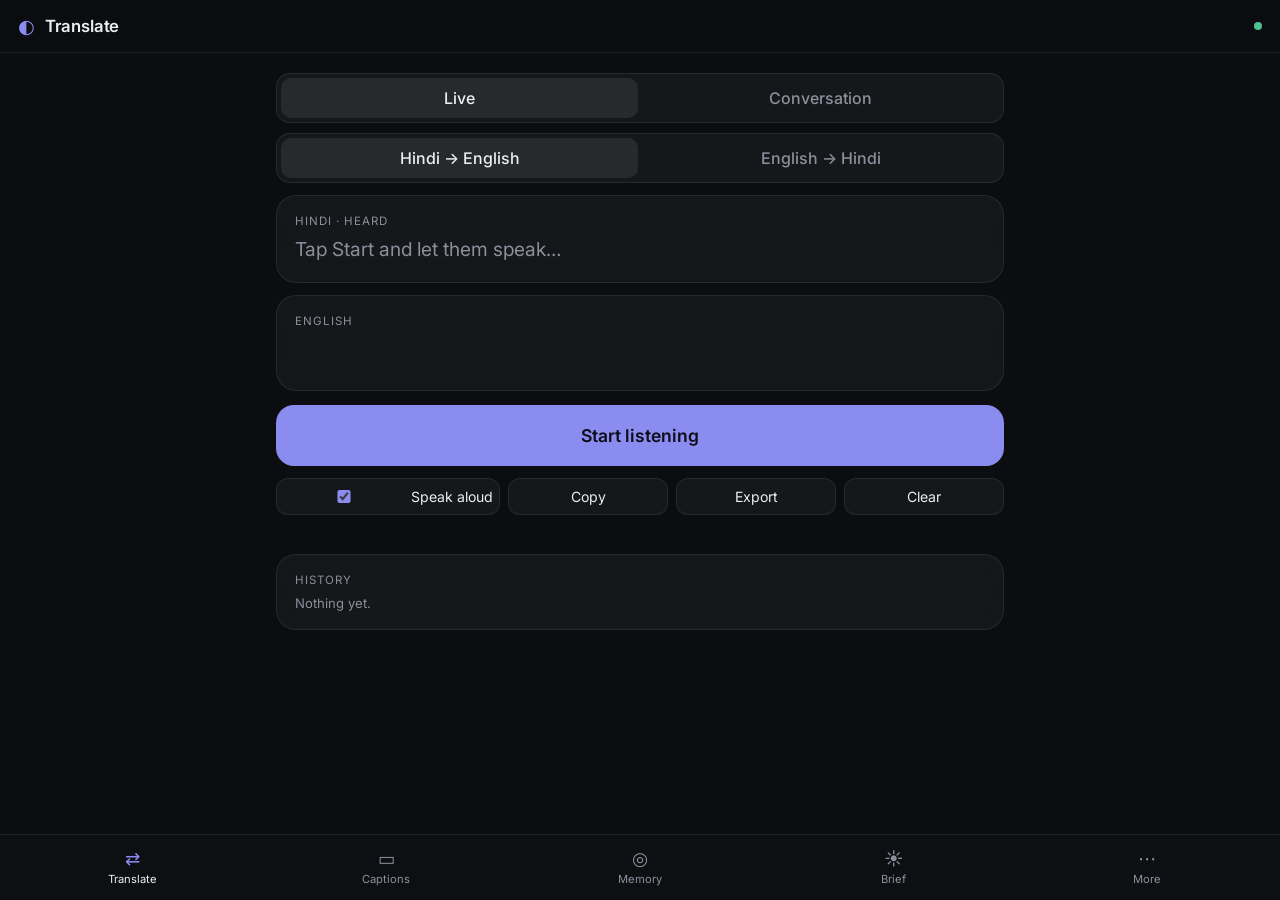
<file: index.html>
<!doctype html><html lang="en"><head><meta charset="utf-8"><meta name="viewport" content="width=device-width,initial-scale=1,viewport-fit=cover">
<title>Pedro OS</title><meta name="theme-color" content="#0b0d10"><link rel="manifest" href="manifest.json"><link rel="icon" href="icon-192.png">
<link rel="preconnect" href="https://fonts.gstatic.com"><link href="https://fonts.googleapis.com/css2?family=Inter:wght@400;500;600;700&display=swap" rel="stylesheet">
<link rel="stylesheet" href="app.css"></head><body>
<div id="lock" class="lock hidden"><div class="lockbox"><div class="logo">◐</div><h2>Pedro OS is locked</h2><button class="btn pri" id="bioUnlock">Unlock with fingerprint</button><input id="pinIn" type="password" inputmode="numeric" placeholder="or enter PIN"><button class="btn" id="pinUnlock">Unlock</button><p class="muted" id="lockMsg"></p></div></div>
<header class="top"><span class="logo">◐</span><h1 id="title">Translate</h1><span class="dot" id="netdot" title="online"></span></header>
<main id="app">

<section id="v-translate" class="view">
 <div class="seg"><button data-tm="single" class="on">Live</button><button data-tm="convo">Conversation</button></div>
 <div id="t-single">
  <div class="seg sm"><button data-dir="hi" class="on">Hindi → English</button><button data-dir="en">English → Hindi</button></div>
  <div class="card"><div class="lbl" id="sl">Hindi · heard</div><div id="src" class="srcT"><span class="muted">Tap Start and let them speak…</span></div></div>
  <div class="card"><div class="lbl" id="tl">English</div><div id="dst" class="big"></div></div>
  <button class="mic" id="mic">Start listening</button>
  <div class="tools"><label class="chip"><input type="checkbox" id="speak"> Speak aloud</label><button class="chip" id="copy">Copy</button><button class="chip" id="exp">Export</button><button class="chip" id="clr">Clear</button></div>
  <div class="status" id="status"></div>
  <div class="card"><div class="lbl">History</div><div id="hist" class="list"></div></div>
 </div>
 <div id="t-convo" class="hidden convo">
  <div class="half flip"><div class="lbl">हिंदी</div><div class="big" id="cTop">यहाँ टैप करके बोलें</div><div class="muted" id="cTopSrc"></div><button class="mic sm" id="micTop">बोलें (Hindi)</button></div>
  <div class="half"><div class="lbl">English</div><div class="big" id="cBot">Tap to talk</div><div class="muted" id="cBotSrc"></div><button class="mic sm" id="micBot">Speak (English)</button></div>
  <label class="chip center"><input type="checkbox" id="cAuto"> Auto-alternate</label>
 </div>
</section>

<section id="v-captions" class="view hidden">
 <div class="card"><p class="muted">Live English captions of whatever the mic hears — a video, a speaker, a TV. Choose the spoken language:</p>
 <select id="capLang"><option value="hi-IN">Hindi</option><option value="en-IN">English</option><option value="ta-IN">Tamil</option><option value="bn-IN">Bengali</option><option value="pa-IN">Punjabi</option><option value="ur-IN">Urdu</option></select>
 <div class="tools"><button class="btn pri" id="capStart">Full-screen captions</button><button class="btn" id="capPip">Floating captions (PiP)</button></div><p class="muted small" id="capNote"></p></div>
</section>
<div id="capFull" class="capfull hidden"><div id="capSrc" class="muted"></div><div id="capTxt">Listening…</div><button class="chip" id="capClose">Close</button></div>

<section id="v-memory" class="view hidden">
 <div class="seg"><button data-mm="record" class="on">Capture</button><button data-mm="timeline">Timeline</button><button data-mm="ask">Ask</button></div>
 <div id="m-record"><div class="card"><div class="lbl">New memory</div><textarea id="memText" rows="4" placeholder="Tap the mic and talk, or type…"></textarea>
  <div class="tools"><button class="chip" id="memMic">🎙 Dictate</button><label class="chip">📷 Photo<input type="file" accept="image/*" capture="environment" id="memPhoto" hidden></label><label class="chip"><input type="checkbox" id="memLoc"> 📍 Location</label></div>
  <img id="memPrev" class="prev hidden" alt=""><button class="btn pri wide" id="memSave">Save memory</button></div></div>
 <div id="m-timeline" class="hidden"><input id="memSearch" placeholder="Search your memories…"><div id="memList" class="list"></div></div>
 <div id="m-ask" class="hidden"><div id="chat" class="chat"></div><div class="row"><input id="askIn" placeholder="What did I say about…?"><button class="btn pri" id="askGo">Ask</button></div></div>
</section>

<section id="v-brief" class="view hidden">
 <div class="card"><div class="lbl">Today's notes & goals</div><textarea id="goals" rows="4" placeholder="One per line"></textarea></div>
 <button class="mic" id="briefGo">Play my daily brief</button>
 <div class="card"><div class="lbl">Brief</div><div id="briefTxt" class="srcT muted">Your 30-second summary of yesterday and today will appear here.</div></div>
</section>

<section id="v-more" class="view hidden">
 <div class="grid" id="moreGrid">
  <button class="tile" data-go="dream"><b>Dream Recorder</b><span>Voice a dream, get a story card</span></button>
  <button class="tile" data-go="parallel"><b>Parallel You</b><span>Simulate your futures</span></button>
  <button class="tile" data-go="living"><b>Living Language</b><span>Voice-to-voice, any language</span></button>
  <button class="tile" data-go="enhance"><b>Enhance</b><span>Upscale photos & videos to 1080p · 1440p · 4K</span></button>
  <button class="tile" data-go="settings"><b>Settings & Privacy</b><span>Lock, Gemini key, data</span></button>
 </div>
 <div id="s-dream" class="sub hidden"><button class="back">← Back</button><div class="card"><div class="lbl">Last night I dreamt…</div><textarea id="dreamIn" rows="4"></textarea><div class="tools"><button class="chip" id="dreamMic">🎙 Dictate</button><button class="btn pri" id="dreamGo">Make story card</button></div></div><div id="dreamCard"></div><div id="dreamList" class="list"></div></div>
 <div id="s-parallel" class="sub hidden"><button class="back">← Back</button><div class="card"><div class="lbl">A decision you're facing</div><textarea id="parIn" rows="3" placeholder="e.g. Learn Python this year or focus on Power BI?"></textarea><button class="btn pri wide" id="parGo">Simulate futures</button><p class="muted small">For fun only — a creative simulation, not a prediction.</p></div><div id="parOut" class="list"></div></div>
 <div id="s-living" class="sub hidden"><button class="back">← Back</button><div class="card"><div class="row"><select id="llFrom"></select><span class="muted">→</span><select id="llTo"></select></div><div class="srcT" id="llSrc"><span class="muted">Speak and hear it in another language.</span></div><div class="big" id="llDst"></div></div><button class="mic" id="llMic">Start</button></div>
 <div id="s-enhance" class="sub hidden"><button class="back">← Back</button>
  <div class="card"><div class="lbl">Photo or video</div>
   <label class="drop"><input type="file" id="enFile" accept="image/*,video/*" hidden><b>Choose a file</b><span class="muted small" id="enInfo">Runs fully on this device — nothing is uploaded.</span></label>
   <div class="lbl" style="margin-top:14px">Target quality</div>
   <div class="seg" id="enRes"><button data-r="1080" class="on">1080p</button><button data-r="1440">1440p</button><button data-r="2160">4K</button></div>
   <p class="muted small" id="enTgt"></p>
   <label class="chip"><input type="checkbox" id="enAI" checked> AI detail (photos)</label>
   <div id="enAIrow" class="hidden"><div class="row"><label class="chip"><input type="checkbox" id="enVAI"> AI per frame (very slow)</label><select id="enFps" style="max-width:120px"><option value="30">30 fps</option><option value="24">24 fps</option><option value="15">15 fps</option></select></div>
   <p class="muted small" id="enVNote">Videos are processed frame by frame. Keep clips short (≤15s) — long videos are slow on phones.</p></div>
   <button class="btn pri wide" id="enGo" disabled>Enhance</button><button class="btn wide hidden" id="enCancel">Cancel</button>
   <div id="enProg" class="hidden"><div class="bar"><i id="enBar"></i></div><div class="row" style="justify-content:space-between;margin-top:6px"><span class="muted small" id="enStat"></span><span class="pct" id="enPct"></span></div></div>
  </div>
  <div class="card hidden" id="enOut"><div class="lbl">Before / After</div>
   <div class="cmp" id="enCmp"><img id="enBefore" alt="before"><div id="enAfterWrap" class="aw"><img id="enAfter" alt="after"></div><div id="enLine" class="ln"></div><input type="range" id="enSl" min="0" max="100" value="50"><span class="tg l">Before</span><span class="tg r">After</span></div>
   <video id="enVid" class="prev hidden" controls playsinline></video>
   <a class="btn pri wide hidden dl" id="enDl">Download</a></div>
 </div>
 <div id="s-settings" class="sub hidden"><button class="back">← Back</button>
  <div class="card"><div class="lbl">Gemini key (optional)</div><input id="key" placeholder="Stored only on this device"><p class="muted small">Improves translation, Ask, Brief, Dream and Parallel You. Never leaves this device except to Google's Gemini API.</p></div>
  <div class="card"><div class="lbl">App lock</div><input id="pinSet" type="password" inputmode="numeric" placeholder="Set a 4–8 digit PIN"><div class="tools"><button class="btn" id="pinSave">Save PIN</button><button class="btn" id="bioReg">Add fingerprint</button><button class="btn" id="lockOff">Disable lock</button></div><p class="muted small" id="lockState"></p></div>
  <div class="card"><div class="lbl">Your data</div><p class="muted small">Everything is stored on this device (IndexedDB/localStorage). Nothing is uploaded.</p><div class="tools"><button class="btn" id="dataExp">Export all</button><button class="btn" id="dataWipe">Erase all</button></div></div>
 </div>
</section>
</main>
<nav class="tabs">
 <button data-tab="translate" class="on"><i>⇄</i>Translate</button><button data-tab="captions"><i>▭</i>Captions</button><button data-tab="memory"><i>◎</i>Memory</button><button data-tab="brief"><i>☀</i>Brief</button><button data-tab="more"><i>⋯</i>More</button>
</nav>
<script src="app.js"></script><script src="enhance.js"></script></body></html>
</file>
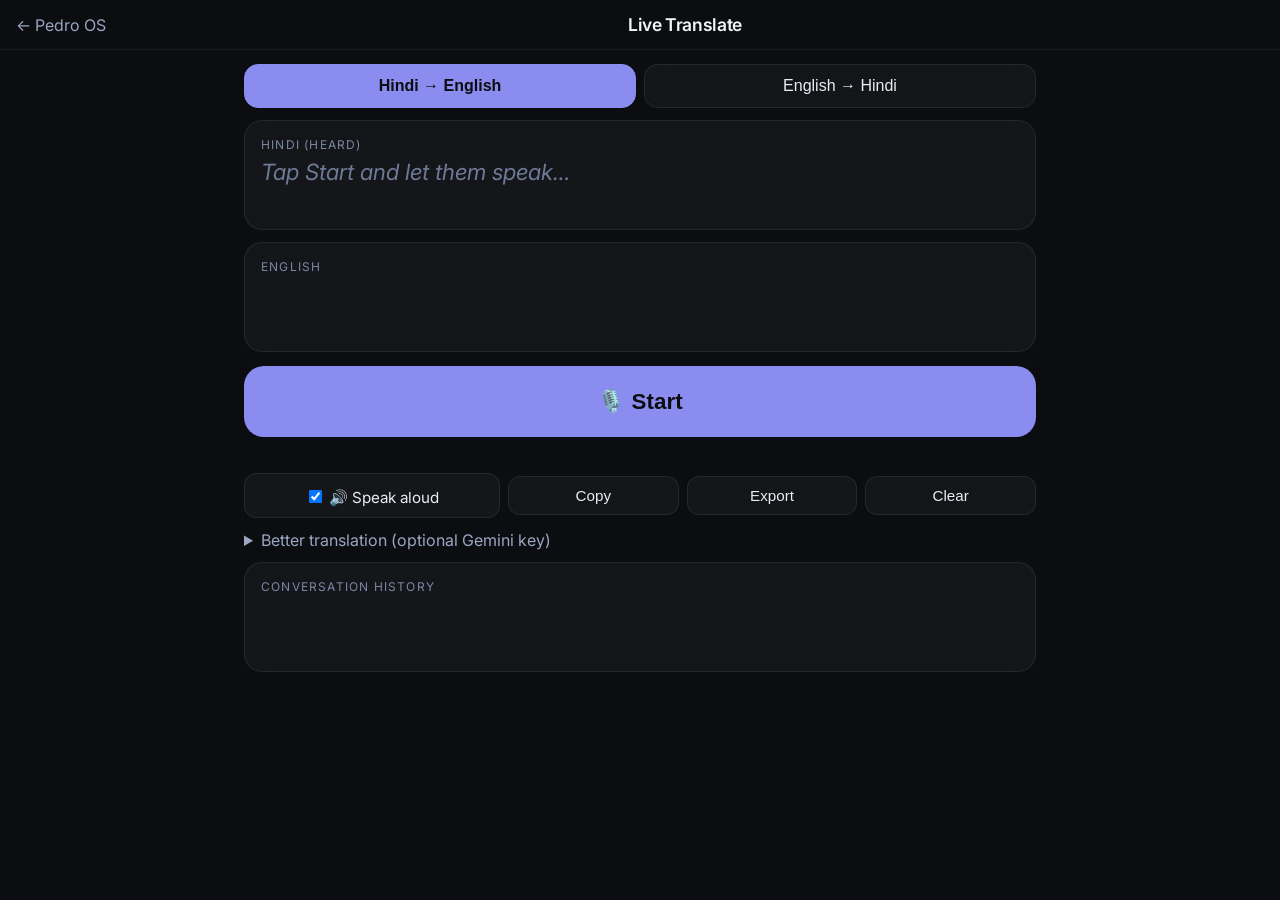
<file: translator/index.html>
<!doctype html><html lang="en"><head><meta charset="utf-8"><meta name="viewport" content="width=device-width,initial-scale=1,viewport-fit=cover">
<title>Pedro OS - Live Translate</title><meta name="theme-color" content="#0b0d10"><link rel="manifest" href="manifest.json"><link rel="icon" href="icon-192.png">
<link rel="preconnect" href="https://fonts.gstatic.com"><link href="https://fonts.googleapis.com/css2?family=Inter:wght@400;500;600;700&display=swap" rel="stylesheet"><style>.c,.panel,button{transition:all .2s ease;backdrop-filter:blur(12px)}
*{box-sizing:border-box}body{margin:0;font-family:Inter,system-ui,-apple-system,sans-serif;-webkit-font-smoothing:antialiased;background:#0b0d10;color:#e8ecf5}
header{display:flex;align-items:center;justify-content:space-between;padding:14px 16px;border-bottom:1px solid rgba(255,255,255,.06)}
header a{color:#9aa6c2;text-decoration:none}h1{font-size:1.1rem;margin:0;color:#f2f4f7;font-weight:600;letter-spacing:-.02em}
main{max-width:820px;margin:auto;padding:14px}
.modes{display:flex;gap:8px}.modes button{flex:1;padding:12px;border-radius:14px;border:1px solid rgba(255,255,255,.08);background:rgba(255,255,255,.04);color:#e8ecf5;font-size:1rem}
.modes button.on{background:#8b8cf0;color:#0b0d10;font-weight:700;border-color:#8b8cf0}
.panel{background:rgba(255,255,255,.04);border:1px solid rgba(255,255,255,.08);border-radius:18px;padding:16px;margin-top:12px;min-height:110px}
.lbl{font-size:.75rem;letter-spacing:.1em;color:#7c87a6;text-transform:uppercase}
#src{font-size:1.4rem;color:#b8c2dc;margin-top:6px}#src i{color:#6f7a99}
#dst{font-size:2rem;font-weight:600;margin-top:6px;line-height:1.3}
#mic{width:100%;padding:22px;font-size:1.4rem;font-weight:700;border:0;border-radius:20px;margin-top:14px;background:#8b8cf0;color:#0b0d10}
#mic.live{background:#2a2b3a;color:#e8e8ff;animation:p 1.4s infinite}@keyframes p{50%{box-shadow:0 0 0 10px #2a2b3a;color:#e8e8ff33}}
.row{display:grid;grid-template-columns:1.5fr 1fr 1fr 1fr;gap:8px;margin-top:12px;align-items:center}.row button,.row label{white-space:nowrap;text-align:center;padding:10px 6px;border-radius:12px;border:1px solid rgba(255,255,255,.08);background:rgba(255,255,255,.04);color:#e8ecf5;font-size:.95rem}
#status{color:#7c87a6;font-size:.85rem;margin-top:8px;min-height:1.2em}
#hist .it{border-top:1px solid rgba(255,255,255,.08);padding:10px 0}#hist .s{color:#9aa6c2}#hist .t{font-size:1.15rem}
details{margin-top:12px;color:#9aa6c2}input{width:100%;padding:10px;border-radius:10px;border:1px solid rgba(255,255,255,.08);background:#0b0d10;color:#e8ecf5;margin-top:6px}
</style></head><body>
<header><a href="../">← Pedro OS</a><h1>Live Translate</h1><span></span></header>
<main>
<div class="modes"><button id="m1" class="on">Hindi → English</button><button id="m2">English → Hindi</button></div>
<div class="panel"><div class="lbl" id="sl">Hindi (heard)</div><div id="src"><i>Tap Start and let them speak…</i></div></div>
<div class="panel"><div class="lbl" id="tl">English</div><div id="dst"></div></div>
<button id="mic">🎙️ Start</button><div id="status"></div>
<div class="row"><label><input type="checkbox" id="speak" checked style="width:auto"> 🔊 Speak aloud</label><button id="copy">Copy</button><button id="exp">Export</button><button id="clr">Clear</button></div>
<details><summary>Better translation (optional Gemini key)</summary><input id="key" placeholder="Paste Gemini API key — saved only on this device"><small>Leave empty to use free translation. Key stays in localStorage.</small></details>
<div class="panel"><div class="lbl">Conversation history</div><div id="hist"></div></div>
</main>
<script>
const $=id=>document.getElementById(id);let mode='hi',rec,listening=false,hist=JSON.parse(localStorage.hist||'[]'),deb,lastInterim='';
const cfg=()=>mode==='hi'?{from:'hi',to:'en',rl:'hi-IN',vl:'en-IN'}:{from:'en',to:'hi',rl:'en-IN',vl:'hi-IN'};
$('key').value=localStorage.gkey||'';$('key').oninput=e=>localStorage.gkey=e.target.value.trim();
$('speak').checked=localStorage.speak!=='0';$('speak').onchange=e=>localStorage.speak=e.target.checked?'1':'0';
function setMode(m){mode=m;$('m1').classList.toggle('on',m==='hi');$('m2').classList.toggle('on',m==='en');$('sl').textContent=m==='hi'?'Hindi (heard)':'English (you)';$('tl').textContent=m==='hi'?'English':'Hindi';if(listening){stop();start()}}
$('m1').onclick=()=>setMode('hi');$('m2').onclick=()=>setMode('en');
async function gemini(t,c){const r=await fetch('https://generativelanguage.googleapis.com/v1beta/models/gemini-2.0-flash:generateContent?key='+encodeURIComponent(localStorage.gkey),{method:'POST',headers:{'Content-Type':'application/json'},body:JSON.stringify({contents:[{parts:[{text:`Translate this ${c.from==='hi'?'Hindi':'English'} speech to natural ${c.to==='en'?'English':'Hindi'}. Output only the translation.\n\n${t}`}]}]})});const j=await r.json();return j.candidates[0].content.parts[0].text.trim()}
async function gtx(t,c){const r=await fetch(`https://translate.googleapis.com/translate_a/single?client=gtx&sl=${c.from}&tl=${c.to}&dt=t&q=${encodeURIComponent(t)}`);if(!r.ok)throw 0;const j=await r.json();return j[0].map(x=>x[0]).join('')}
async function mym(t,c){const r=await fetch(`https://api.mymemory.translated.net/get?q=${encodeURIComponent(t.slice(0,480))}&langpair=${c.from}|${c.to}`);const j=await r.json();return j.responseData.translatedText}
async function translate(t){const c=cfg();if(localStorage.gkey){try{return await gemini(t,c)}catch(e){}}try{return await gtx(t,c)}catch(e){}return await mym(t,c)}
let speaking=false,lastFinal='',lastSpoken='',seen=new Set();const norm=s=>s.toLowerCase().replace(/[^\p{L}\p{N} ]/gu,'').replace(/\s+/g,' ').trim();
function similar(a,b){a=norm(a);b=norm(b);if(!a||!b)return false;return a===b||(a.length>4&&(b.includes(a)||a.includes(b)))}
function say(t){if(!$('speak').checked||!window.speechSynthesis)return;speechSynthesis.cancel();lastSpoken=t;const u=new SpeechSynthesisUtterance(t);u.lang=cfg().vl;u.rate=1.05;speaking=true;try{rec&&rec.abort()}catch(e){}
const done=()=>{if(!speaking)return;speaking=false;setTimeout(()=>{if(listening&&!speaking)try{newRec();rec.start()}catch(e){}},400)};u.onend=done;u.onerror=done;setTimeout(done,Math.min(20000,1500+t.length*90));speechSynthesis.speak(u)}
function render(){$('hist').innerHTML=hist.slice().reverse().map(h=>`<div class="it"><div class="s">${esc(h.s)}</div><div class="t">${esc(h.t)}</div></div>`).join('');localStorage.hist=JSON.stringify(hist.slice(-300))}
const esc=s=>s.replace(/[&<>]/g,c=>({'&':'&amp;','<':'&lt;','>':'&gt;'}[c]));render();
function start(){const SR=window.SpeechRecognition||window.webkitSpeechRecognition;if(!SR){$('status').textContent='Speech recognition not supported. Use Chrome on Android or PC.';return}
newRec();try{rec.start()}catch(e){}listening=true;$('mic').textContent='⏹ Stop';$('mic').classList.add('live');$('status').textContent='Listening…'}
function newRec(){const SR=window.SpeechRecognition||window.webkitSpeechRecognition;seen=new Set();rec=new SR();rec.lang=cfg().rl;rec.continuous=true;rec.interimResults=true;
rec.onresult=e=>{if(speaking)return;let fin='',int='';for(let i=e.resultIndex;i<e.results.length;i++){const r=e.results[i];if(r.isFinal){if(seen.has(i))continue;seen.add(i);fin+=r[0].transcript}else int+=r[0].transcript}
if(int){$('src').innerHTML=esc(int)+' <i>…</i>';clearTimeout(deb);deb=setTimeout(async()=>{if(int===lastInterim)return;lastInterim=int;try{$('dst').textContent=await translate(int)}catch(e){}},600)}
if(fin.trim()){clearTimeout(deb);const s=fin.trim();if(similar(s,lastFinal)||similar(s,lastSpoken))return;lastFinal=s;if(window.speechSynthesis)speechSynthesis.cancel();$('src').textContent=s;translate(s).then(t=>{$('dst').textContent=t;hist.push({s,t,m:mode,at:new Date().toISOString()});render();say(t)}).catch(()=>$('status').textContent='Translation failed — check internet.')}};
rec.onerror=e=>{$('status').textContent=e.error==='not-allowed'?'Microphone blocked — allow mic access in browser settings.':'Mic: '+e.error};
rec.onend=()=>{if(listening&&!speaking)setTimeout(()=>{if(listening&&!speaking)try{newRec();rec.start()}catch(e){}},250)}}
function stop(){listening=false;speaking=false;window.speechSynthesis&&speechSynthesis.cancel();rec&&rec.stop();$('mic').textContent='🎙️ Start';$('mic').classList.remove('live');$('status').textContent='Stopped.'}
$('mic').onclick=()=>listening?stop():start();
const txt=()=>hist.map(h=>`[${h.at}] ${h.s}\n→ ${h.t}`).join('\n\n');
$('copy').onclick=()=>navigator.clipboard.writeText(txt()).then(()=>$('status').textContent='Copied!');
$('exp').onclick=()=>{const a=document.createElement('a');a.href=URL.createObjectURL(new Blob([txt()],{type:'text/plain'}));a.download='translations.txt';a.click()};
$('clr').onclick=()=>{if(confirm('Clear history?')){hist=[];render()}};
if('serviceWorker' in navigator)navigator.serviceWorker.register('sw.js');
</script></body></html>
</file>
<file: app.css>
:root{--bg:#0b0d10;--s:rgba(255,255,255,.045);--s2:rgba(255,255,255,.08);--b:rgba(255,255,255,.08);--t:#eceef2;--m:#8b919c;--a:#8b8cf0}
*{box-sizing:border-box;-webkit-tap-highlight-color:transparent}html,body{margin:0;background:var(--bg);color:var(--t);font-family:Inter,system-ui,-apple-system,sans-serif;-webkit-font-smoothing:antialiased}
button,input,select,textarea{font:inherit;color:inherit}.hidden{display:none!important}.muted{color:var(--m)}.small{font-size:.82rem}
.top{position:sticky;top:0;z-index:5;display:flex;align-items:center;gap:10px;padding:14px 18px;padding-top:max(14px,env(safe-area-inset-top));background:rgba(11,13,16,.8);backdrop-filter:blur(16px);border-bottom:1px solid var(--b)}
.top h1{font-size:1.05rem;font-weight:600;margin:0;flex:1;letter-spacing:-.01em}.logo{color:var(--a);font-size:1.2rem}.dot{width:8px;height:8px;border-radius:50%;background:#4fbf8f}.dot.off{background:#c96}
main{max-width:760px;margin:auto;padding:16px 16px 110px}.view{animation:f .25s ease}@keyframes f{from{opacity:0;transform:translateY(6px)}}
.card{background:var(--s);border:1px solid var(--b);border-radius:20px;padding:18px;margin-top:12px;backdrop-filter:blur(14px)}
.lbl{font-size:.72rem;letter-spacing:.09em;text-transform:uppercase;color:var(--m);margin-bottom:8px}
.srcT{font-size:1.2rem;line-height:1.45;color:#b9bec8}.big{font-size:1.75rem;font-weight:600;line-height:1.3;letter-spacing:-.01em;min-height:1.3em}
.seg{display:flex;background:var(--s);border:1px solid var(--b);border-radius:14px;padding:4px;gap:4px;margin-top:4px}.seg button{flex:1;border:0;background:none;padding:10px 6px;border-radius:10px;color:var(--m);font-weight:500;transition:.2s}.seg button.on{background:var(--s2);color:var(--t)}.seg.sm{margin-top:10px}
.mic{width:100%;margin-top:14px;padding:20px;border:0;border-radius:18px;background:var(--a);color:#0d0e1a;font-weight:600;font-size:1.1rem;transition:.2s}.mic:active{transform:scale(.98)}
.mic.live{background:var(--s2);color:var(--t);box-shadow:0 0 0 1px var(--a) inset;animation:p 1.6s infinite}@keyframes p{50%{box-shadow:0 0 0 1px var(--a) inset,0 0 0 8px rgba(139,140,240,.12)}}.mic.sm{padding:14px;font-size:1rem}
.tools{display:flex;gap:8px;flex-wrap:wrap;margin-top:12px}.chip{display:inline-flex;align-items:center;gap:6px;padding:9px 13px;border-radius:12px;border:1px solid var(--b);background:var(--s);font-size:.88rem;white-space:nowrap;cursor:pointer}.chip input{margin:0;accent-color:var(--a)}
#t-single .tools{display:grid;grid-template-columns:1.4fr 1fr 1fr 1fr}#t-single .tools .chip{justify-content:center;padding:9px 6px}
.btn{padding:11px 16px;border-radius:12px;border:1px solid var(--b);background:var(--s2);font-weight:500}.btn.pri{background:var(--a);color:#0d0e1a;border:0}.wide{width:100%;margin-top:12px}
.status{color:var(--m);font-size:.85rem;margin-top:10px;min-height:1.2em;text-align:center}
input,select,textarea{width:100%;padding:12px 14px;border-radius:12px;border:1px solid var(--b);background:rgba(0,0,0,.3);outline:0;margin-top:6px}textarea{resize:vertical}input:focus,textarea:focus{border-color:var(--a)}
.list .it{border-top:1px solid var(--b);padding:12px 0}.list .it:first-child{border-top:0}.it .s{color:var(--m);font-size:.92rem}.it .t{font-size:1.05rem;margin-top:3px}.it .d{color:var(--m);font-size:.75rem;margin-top:4px}.it img{max-width:120px;border-radius:10px;margin-top:6px}
.row{display:flex;gap:8px;align-items:center;margin-top:12px}.row input,.row select{margin:0}
.tabs{position:fixed;bottom:0;left:0;right:0;display:flex;background:rgba(15,17,21,.85);backdrop-filter:blur(18px);border-top:1px solid var(--b);padding:6px 6px max(8px,env(safe-area-inset-bottom));z-index:6}
.tabs button{flex:1;border:0;background:none;color:var(--m);font-size:.7rem;display:flex;flex-direction:column;align-items:center;gap:3px;padding:6px 0;transition:.2s}.tabs i{font-style:normal;font-size:1.15rem}.tabs button.on{color:var(--t)}.tabs button.on i{color:var(--a)}
.convo{display:flex;flex-direction:column;gap:10px;height:calc(100dvh - 210px);margin-top:10px}.half{flex:1;background:var(--s);border:1px solid var(--b);border-radius:20px;padding:16px;display:flex;flex-direction:column;justify-content:space-between;overflow:auto}.flip{transform:rotate(180deg)}.center{align-self:center}
.capfull{position:fixed;inset:0;background:#000;z-index:20;display:flex;flex-direction:column;justify-content:flex-end;padding:30px 24px 40px}#capTxt{font-size:2.3rem;font-weight:600;line-height:1.25}#capSrc{font-size:1.1rem;margin-bottom:12px}.capfull .chip{position:absolute;top:20px;right:20px}
.grid{display:grid;grid-template-columns:1fr 1fr;gap:12px}.tile{text-align:left;background:var(--s);border:1px solid var(--b);border-radius:20px;padding:18px;min-height:110px;display:flex;flex-direction:column;gap:6px;transition:.2s}.tile:active{transform:scale(.98)}.tile b{font-weight:600}.tile span{color:var(--m);font-size:.85rem}
.back{border:0;background:none;color:var(--m);padding:6px 0}.chat{display:flex;flex-direction:column;gap:10px;min-height:40vh}.msg{padding:12px 14px;border-radius:16px;max-width:88%;line-height:1.45;background:var(--s);border:1px solid var(--b)}.msg.me{align-self:flex-end;background:var(--s2)}.msg cite{display:block;color:var(--m);font-size:.78rem;font-style:normal;margin-top:6px}
.prev{max-width:100%;border-radius:14px;margin-top:10px}.story{background:linear-gradient(180deg,rgba(139,140,240,.10),rgba(255,255,255,.03));border:1px solid var(--b);border-radius:22px;padding:22px;margin-top:12px}.story h3{margin:0 0 8px;font-weight:600}.story .em{font-size:2.4rem}
.pct{float:right;color:var(--a);font-weight:600}
.lock{position:fixed;inset:0;background:var(--bg);z-index:50;display:flex;align-items:center;justify-content:center}.lockbox{width:min(340px,90vw);text-align:center;display:flex;flex-direction:column;gap:10px}.lockbox .logo{font-size:2.4rem}

.drop{display:flex;flex-direction:column;gap:4px;padding:22px;border:1px dashed rgba(255,255,255,.16);border-radius:16px;text-align:center;cursor:pointer;transition:.2s}.drop:hover{border-color:var(--a)}
.bar{height:6px;border-radius:6px;background:var(--s2);overflow:hidden;margin-top:14px}.bar i{display:block;height:100%;width:0;background:var(--a);transition:width .25s}
.cmp{position:relative;border-radius:14px;overflow:hidden;user-select:none;background:#000}.cmp img{display:block;width:100%}.aw{position:absolute;inset:0}.aw img{width:100%;height:100%;object-fit:contain}
.ln{position:absolute;top:0;bottom:0;width:2px;background:var(--a);left:50%;pointer-events:none}.cmp input{position:absolute;inset:0;opacity:0;margin:0;height:100%;cursor:ew-resize}
.tg{position:absolute;top:8px;font-size:.7rem;padding:3px 8px;border-radius:8px;background:rgba(0,0,0,.55)}.tg.l{left:8px}.tg.r{right:8px}.dl{display:block;text-align:center;text-decoration:none;box-sizing:border-box}
</file>
